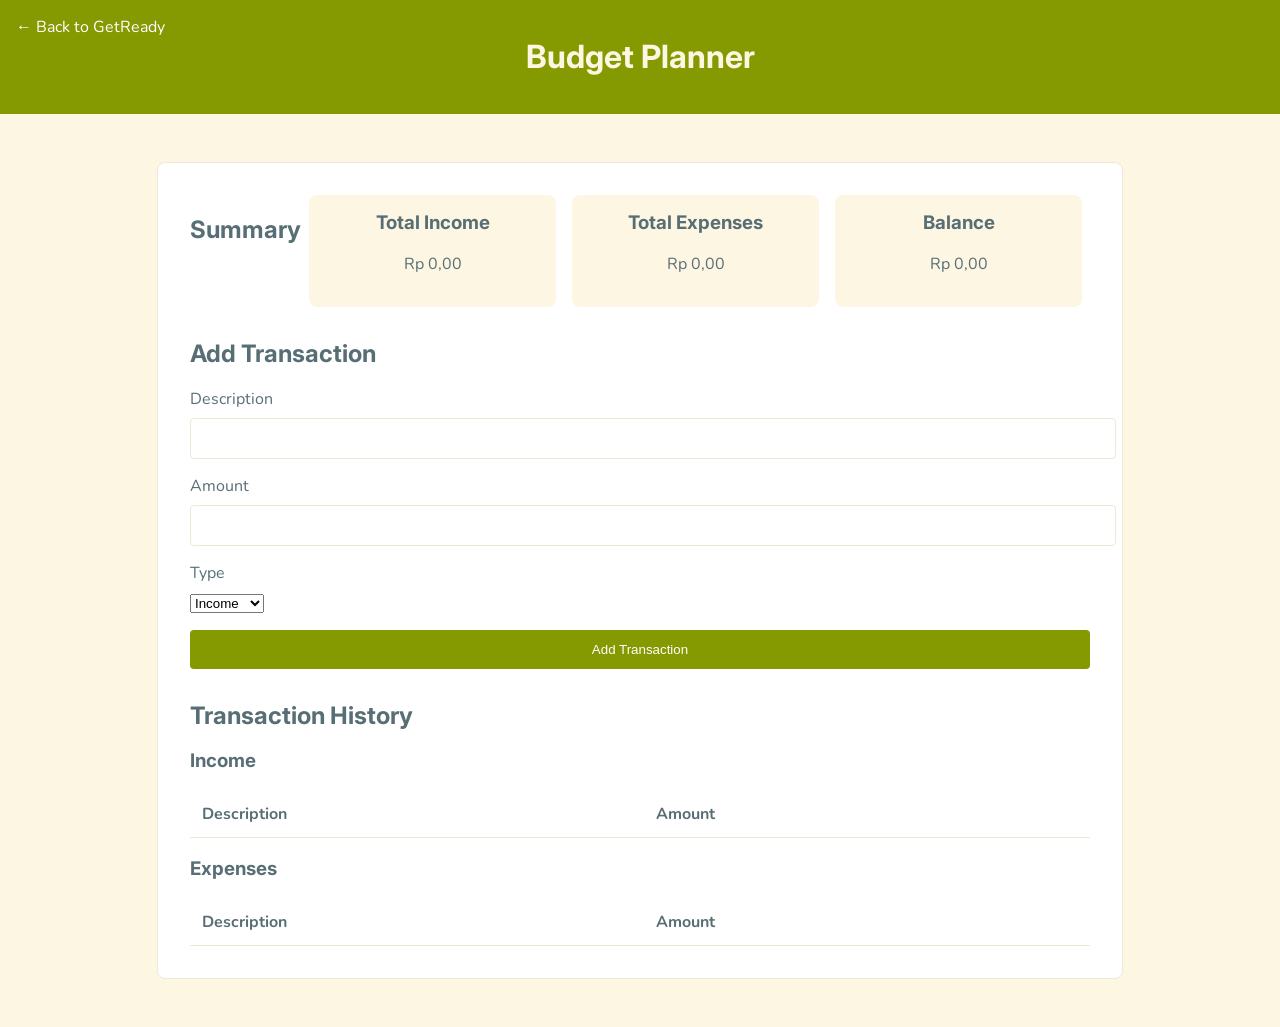
<file: budget-planner.html>
<!DOCTYPE html>
<html lang="en">
<head>
    <meta charset="UTF-8">
    <meta name="viewport" content="width=device-width, initial-scale=1.0">
    <title>Budget Planner - GetReady</title>
    <link rel="stylesheet" href="style.css">
    <link rel="stylesheet" href="budget-planner.css">
    <link rel="preconnect" href="https://fonts.googleapis.com">
    <link rel="preconnect" href="https://fonts.gstatic.com" crossorigin>
    <link href="https://fonts.googleapis.com/css2?family=Inter:wght@400;500;700&family=Nunito:wght@400;600;700&display=swap" rel="stylesheet">
</head>
<body>
    <header>
        <h1>Budget Planner</h1>
        <a href="index.html" class="back-to-main-app">← Back to GetReady</a>
    </header>

    <main>
        <div id="budget-container">
            <div id="summary">
                <h2>Summary</h2>
                <div class="summary-card">
                    <h3>Total Income</h3>
                    <p id="total-income">Rp 0</p>
                </div>
                <div class="summary-card">
                    <h3>Total Expenses</h3>
                    <p id="total-expenses">Rp 0</p>
                </div>
                <div class="summary-card">
                    <h3>Balance</h3>
                    <p id="balance">Rp 0</p>
                </div>
            </div>

            <div id="add-transaction">
                <h2>Add Transaction</h2>
                <form id="transaction-form">
                    <div class="form-group">
                        <label for="description">Description</label>
                        <input type="text" id="description" required>
                    </div>
                    <div class="form-group">
                        <label for="amount">Amount</label>
                        <input type="number" id="amount" required>
                    </div>
                    <div class="form-group">
                        <label for="type">Type</label>
                        <select id="type">
                            <option value="income">Income</option>
                            <option value="expense">Expense</option>
                        </select>
                    </div>
                    <button type="submit" class="btn-submit">Add Transaction</button>
                </form>
            </div>

            <div id="transaction-history">
                <h2>Transaction History</h2>
                <div id="income-list" class="transaction-list">
                    <h3>Income</h3>
                    <table>
                        <thead>
                            <tr>
                                <th>Description</th>
                                <th>Amount</th>
                                <th></th>
                            </tr>
                        </thead>
                        <tbody id="income-table-body">
                            <!-- JS will populate this -->
                        </tbody>
                    </table>
                </div>
                <div id="expense-list" class="transaction-list">
                    <h3>Expenses</h3>
                    <table>
                        <thead>
                            <tr>
                                <th>Description</th>
                                <th>Amount</th>
                                <th></th>
                            </tr>
                        </thead>
                        <tbody id="expense-table-body">
                            <!-- JS will populate this -->
                        </tbody>
                    </table>
                </div>
            </div>
        </div>
    </main>

    <script src="budget-planner.js"></script>
</body>
</html>
</file>
<file: style.css>
:root {
    --cream-bg: #fdf6e3;
    --soft-green: #859900;
    --pastel-orange: #cb4b16;
    --dark-text: #586e75;
    --light-text: #93a1a1;
    --border-color: #eee8d5;
}

body {
    font-family: 'Nunito', sans-serif;
    background-color: var(--cream-bg);
    color: var(--dark-text);
    margin: 0;
    padding: 0;
}

header {
    background-color: var(--soft-green);
    color: var(--cream-bg);
    padding: 1rem;
    text-align: center;
}

h1, h2, h3 {
    font-family: 'Inter', sans-serif;
}

main {
    padding: 1rem;
}

.page {
    display: none;
}

.page.active {
    display: block;
}

#dashboard {
    display: grid;
    grid-template-columns: 1fr 1fr;
    grid-template-rows: auto auto;
    gap: 1.5rem;
    margin-bottom: 2rem;
}

#quote-of-the-day, #progress-overview, #upcoming-tasks, #quick-tools {
    background-color: white;
    padding: 1.5rem;
    border-radius: 8px;
    border: 1px solid var(--border-color);
}

#quote-of-the-day {
    grid-column: 1 / -1;
    text-align: center;
}

#quote-of-the-day p:first-of-type {
    font-style: italic;
    font-size: 1.1rem;
}

#quote-author {
    font-weight: bold;
    margin-top: 0.5rem;
}

#upcoming-tasks-list {
    list-style: none;
    padding: 0;
}

#upcoming-tasks-list li {
    padding: 0.5rem 0;
    border-bottom: 1px solid var(--border-color);
}

.btn-tool-quick {
    display: block;
    background-color: var(--soft-green);
    color: white;
    padding: 0.75rem;
    text-align: center;
    text-decoration: none;
    border-radius: 4px;
    margin-bottom: 0.5rem;
}

.category-grid {
    display: grid;
    grid-template-columns: repeat(auto-fit, minmax(150px, 1fr));
    gap: 1rem;
}

.category-card {
    background-color: white;
    border: 1px solid var(--border-color);
    border-radius: 8px;
    padding: 1.5rem;
    text-align: center;
    cursor: pointer;
    transition: transform 0.2s, box-shadow 0.2s;
}

.category-card:hover {
    transform: translateY(-5px);
    box-shadow: 0 4px 12px rgba(0, 0, 0, 0.1);
}

.checklist-header {
    display: flex;
    align-items: center;
    gap: 1rem;
    margin-bottom: 1rem;
}

#back-to-home {
    background: none;
    border: none;
    font-size: 1.5rem;
    cursor: pointer;
}

.progress-tracker {
    margin-bottom: 1rem;
}

.progress-bar-container {
    width: 100%;
    background-color: var(--border-color);
    border-radius: 4px;
    height: 10px;
}

.progress-bar {
    width: 0%;
    height: 100%;
    background-color: var(--soft-green);
    border-radius: 4px;
    transition: width 0.3s;
}

.filters {
    display: flex;
    gap: 1rem;
    margin-bottom: 1rem;
}

.filters select {
    padding: 0.5rem;
    border-radius: 4px;
    border: 1px solid var(--border-color);
}

#checklist-container .task {
    background-color: white;
    border: 1px solid var(--border-color);
    border-radius: 8px;
    padding: 1rem;
    margin-bottom: 0.5rem;
    display: flex;
    align-items-center;
    gap: 1rem;
}

#checklist-container .task input[type="checkbox"] {
    width: 20px;
    height: 20px;
}

#checklist-container .task.completed {
    text-decoration: line-through;
    color: var(--light-text);
}

#mark-as-done {
    background-color: var(--pastel-orange);
    color: white;
    padding: 0.75rem 1.5rem;
    border: none;
    border-radius: 8px;
    cursor: pointer;
    margin-top: 1rem;
}

.account-container {
    max-width: 400px;
    margin: 0 auto;
    background-color: white;
    padding: 2rem;
    border-radius: 8px;
    border: 1px solid var(--border-color);
}

.account-container h2 {
    text-align: center;
    margin-bottom: 1.5rem;
}

.account-container p {
    text-align: center;
    margin-top: 1rem;
}

.account-container a {
    color: var(--soft-green);
    text-decoration: none;
}

#consultation-form {
    max-width: 600px;
    margin: 0 auto;
    background-color: white;
    padding: 2rem;
    border-radius: 8px;
    border: 1px solid var(--border-color);
}

.form-group {
    margin-bottom: 1rem;
}

.form-group label {
    display: block;
    margin-bottom: 0.5rem;
}

.form-group input,
.form-group textarea {
    width: 100%;
    padding: 0.75rem;
    border: 1px solid var(--border-color);
    border-radius: 4px;
}

.btn-submit {
    display: block;
    width: 100%;
    background-color: var(--soft-green);
    color: white;
    padding: 0.75rem;
    border: none;
    border-radius: 4px;
    cursor: pointer;
}

.bottom-nav {
    position: fixed;
    bottom: 0;
    left: 0;
    width: 100%;
    background-color: white;
    border-top: 1px solid var(--border-color);
    display: flex;
    justify-content: space-around;
    padding: 0.5rem 0;
}

.nav-btn {
    background: none;
    border: none;
    color: var(--light-text);
    cursor: pointer;
    padding: 0.5rem 1rem;
    border-radius: 8px;
}

.nav-btn.active {
    background-color: var(--soft-green);
    color: white;
}

.tool-list {
    display: grid;
    grid-template-columns: repeat(auto-fit, minmax(250px, 1fr));
    gap: 1rem;
}

.tool-card {
    background-color: white;
    border: 1px solid var(--border-color);
    border-radius: 8px;
    padding: 1.5rem;
    text-align: center;
}

.btn-tool {
    display: inline-block;
    background-color: var(--pastel-orange);
    color: white;
    padding: 0.5rem 1rem;
    text-decoration: none;
    border-radius: 4px;
    margin-top: 1rem;
}
</file>
<file: budget-planner.css>
#budget-container {
    max-width: 900px;
    margin: 2rem auto;
    padding: 2rem;
    background-color: white;
    border-radius: 8px;
    border: 1px solid var(--border-color);
}

#summary {
    display: flex;
    justify-content: space-between;
    margin-bottom: 2rem;
}

.summary-card {
    flex: 1;
    text-align: center;
    padding: 1rem;
    background-color: var(--cream-bg);
    border-radius: 8px;
    margin: 0 0.5rem;
}

.summary-card h3 {
    margin-top: 0;
}

#add-transaction {
    margin-bottom: 2rem;
}

#transaction-history h2 {
    margin-top: 2rem;
}

.transaction-list {
    margin-top: 1rem;
}

table {
    width: 100%;
    border-collapse: collapse;
}

th, td {
    padding: 0.75rem;
    text-align: left;
    border-bottom: 1px solid var(--border-color);
}

.delete-btn {
    background: none;
    border: none;
    color: var(--pastel-orange);
    cursor: pointer;
    font-size: 1rem;
}

.back-to-main-app {
    position: absolute;
    top: 1rem;
    left: 1rem;
    color: white;
    text-decoration: none;
}
</file>
